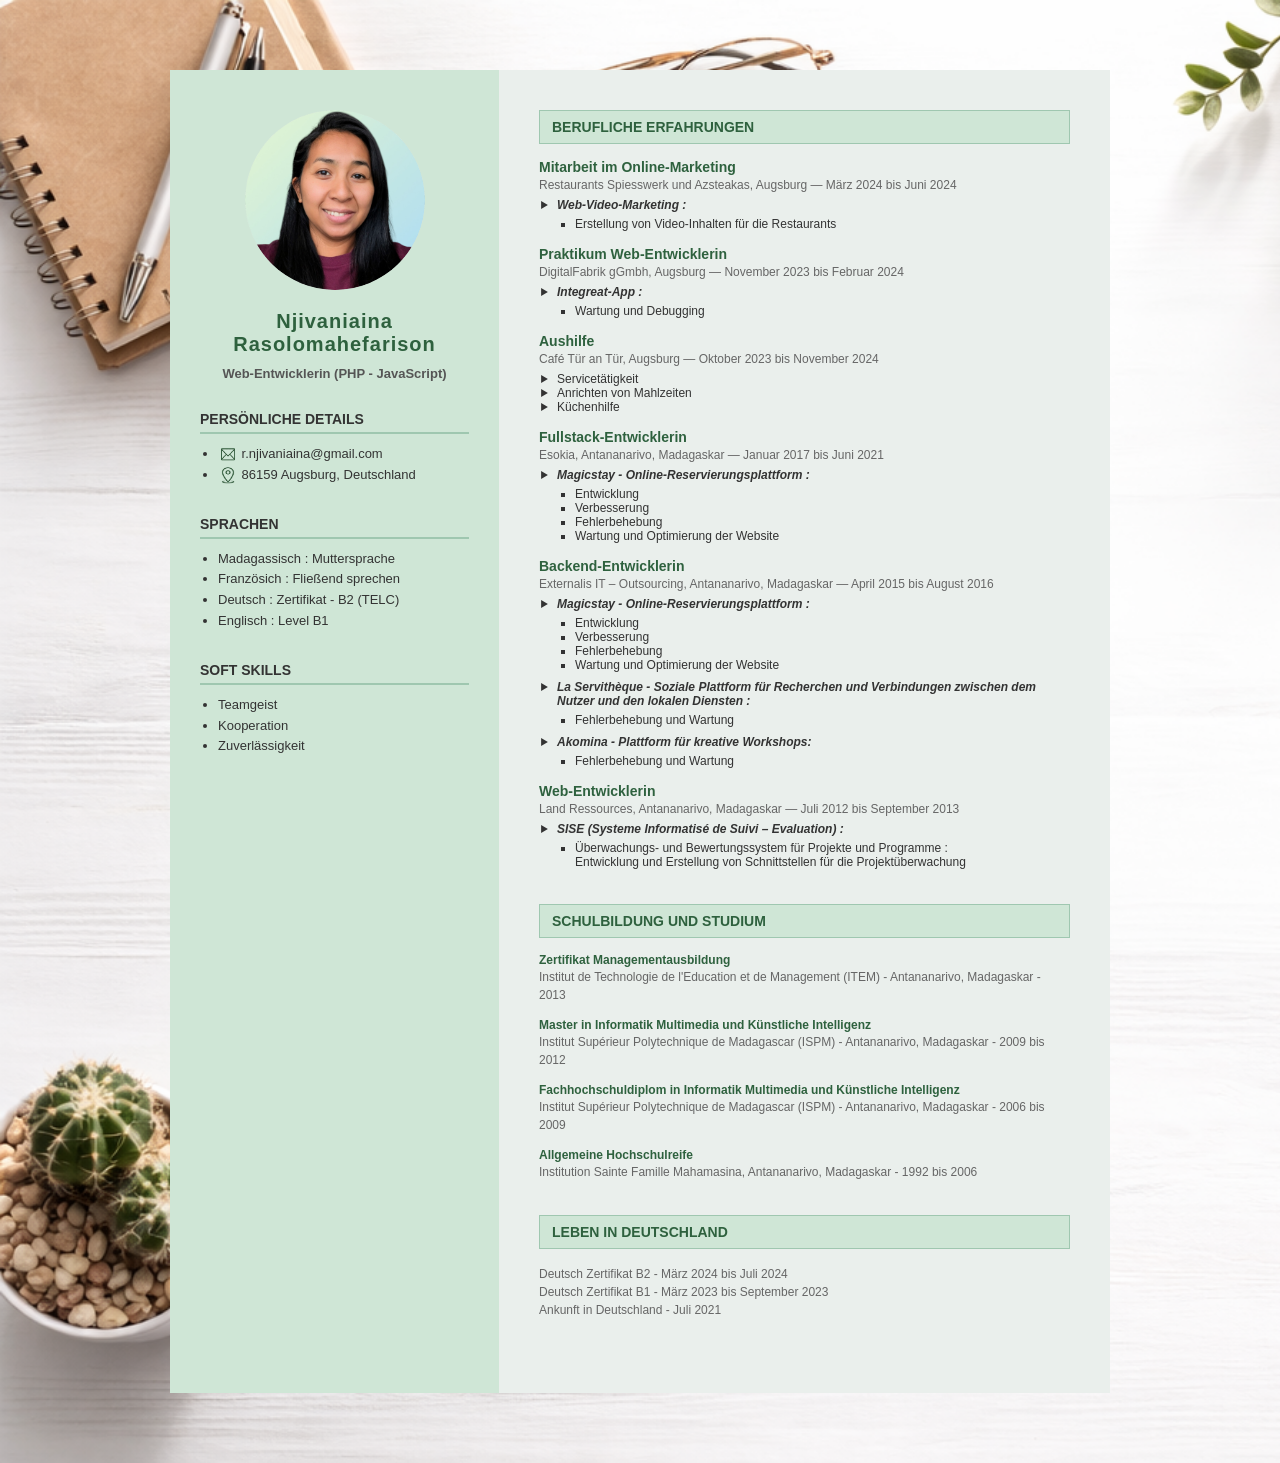
<file: index.html>
<!DOCTYPE html>
<html lang="fr">
<head>
  <meta charset="UTF-8" />
  <meta name="viewport" content="width=device-width, initial-scale=1.0" />
  <title>CV - Njivaniaina</title>

    <!-- Google tag (gtag.js) -->
    <script async src="https://www.googletagmanager.com/gtag/js?id=G-T4FRKZFYM4"></script>
    <script>
    window.dataLayer = window.dataLayer || [];
    function gtag(){dataLayer.push(arguments);}
    gtag('js', new Date());

    gtag('config', 'G-T4FRKZFYM4');
    </script>

  <!-- Lien vers le fichier CSS -->
  <link rel="stylesheet" href="style.css">

</head>

<body>

  <div class="cv">

    <!-- COLONNE GAUCHE -->
    <aside class="left">

      <div class="photo">
        <img src="images/profil.png" alt="Photo de profil">
      </div>

      <div class="name">
        <h1>Njivaniaina Rasolomahefarison</h1>
        <p>Web-Entwicklerin (PHP - JavaScript)</p>
      </div>

      <div class="block">
        <h2>Persönliche Details</h2>
        <ul>
          <li> <img src="images/email-green.png" alt="Email" width="20" height="20" style="margin-bottom: -6px;"> r.njivaniaina@gmail.com</li>
          <!--<li> 📞 +49 000 0000000</li>-->
          <li> <img src="images/adress-green.png" alt="Adress" width="20" height="20" style="margin-bottom: -6px;"> 86159 Augsburg, Deutschland</li>
          <!--<li> <img src="images/linkedIn-green.png" alt="LinkedIn" width="20" height="20" style="margin-bottom: -6px;"> Rasolo </li>-->
        </ul>
      </div>

      <div class="block">
        <h2>Sprachen</h2>
        <ul>
          <li>Madagassisch : Muttersprache</li>
          <li>Französich : Fließend sprechen</li>
          <li>Deutsch : Zertifikat - B2 (TELC)</li>
          <li>Englisch : Level B1</li>
        </ul>
      </div>

      <div class="block">
        <h2>Soft Skills</h2>
        <ul>
          <li>Teamgeist</li>
          <li>Kooperation</li>
          <li>Zuverlässigkeit</li>
        </ul>
      </div>

    </aside>

    <!-- COLONNE DROITE -->
    <main class="right">

      <div class="section">
            <div class="section-title">Berufliche Erfahrungen</div>

            <div class="item">
                <h3>Mitarbeit im Online-Marketing</h3>
                <span>Restaurants Spiesswerk und Azsteakas, Augsburg — März 2024 bis Juni 2024</span>
                <ul class="set-title">
                    <li class="set-title-child">Web-Video-Marketing :
                        <ul class="set-child">
                            <li>
                                Erstellung von Video-Inhalten für die Restaurants
                            </li>
                        </ul>
                    </li>
                </ul>
            </div>

            <div class="item">
                <h3>Praktikum Web-Entwicklerin</h3>
                <span>DigitalFabrik gGmbh, Augsburg — November 2023 bis Februar 2024</span>
                <ul class="set-title">
                    <li class="set-title-child">Integreat-App :
                        <ul class="set-child">
                            <li>Wartung und Debugging</li>
                        </ul>
                    </li>
                </ul>
            </div>

            <div class="item">
                <h3>Aushilfe</h3>
                <span>Café Tür an Tür, Augsburg — Oktober 2023 bis November 2024</span>
                <ul class="set-title">
                    <li>Servicetätigkeit</li>
                    <li>Anrichten von Mahlzeiten</li>
                    <li>Küchenhilfe</li>
                </ul>
            </div>

            <div class="item">
                <h3>Fullstack-Entwicklerin</h3>
                <span>Esokia, Antananarivo, Madagaskar — Januar 2017 bis Juni 2021</span>
                <ul class="set-title">
                    <li class="set-title-child">Magicstay - Online-Reservierungsplattform :
                        <ul class="set-child">
                            <li>Entwicklung</li>
                            <li>Verbesserung</li>
                            <li>Fehlerbehebung</li>
                            <li>Wartung und Optimierung der Website</li>
                        </ul>
                    </li>
                </ul>
            </div>

            <div class="item">
                <h3>Backend-Entwicklerin</h3>
                <span>Externalis IT – Outsourcing, Antananarivo, Madagaskar — April 2015 bis August 2016</span>
                <ul class="set-title">
                    <li class="set-title-child">Magicstay - Online-Reservierungsplattform :
                        <ul class="set-child">
                            <li>Entwicklung</li>
                            <li>Verbesserung</li>
                            <li>Fehlerbehebung</li>
                            <li>Wartung und Optimierung der Website</li>
                        </ul>
                    </li>
                    <li class="set-title-child">La Servithèque - Soziale Plattform für Recherchen und Verbindungen zwischen dem Nutzer und den lokalen Diensten :
                        <ul class="set-child">
                            <li>Fehlerbehebung und Wartung</li>
                        </ul>
                    </li>
                    <li class="set-title-child">Akomina - Plattform für kreative Workshops:
                        <ul class="set-child">
                            <li>Fehlerbehebung und Wartung</li>
                        </ul>
                    </li>
                </ul>
            </div>

            <div class="item">
                <h3>Web-Entwicklerin</h3>
                <span>Land Ressources, Antananarivo, Madagaskar — Juli 2012 bis September 2013</span>
                <ul class="set-title">
                    <li class="set-title-child">SISE (Systeme Informatisé de Suivi – Evaluation) :
                        <ul class="set-child">
                            <li>Überwachungs- und Bewertungssystem für Projekte und Programme : <br> Entwicklung und Erstellung von Schnittstellen für die Projektüberwachung</li>
                        </ul>
                    </li>
                </ul>
            </div>
      </div>

      <div class="section">
            <div class="section-title">Schulbildung und Studium</div>

            <div class="item">
            <h3 class="bildung-title">Zertifikat Managementausbildung</h3>
            <span>Institut de Technologie de l'Education et de Management (ITEM) - Antananarivo, Madagaskar - 2013</span>
            </div>

            <div class="item">
            <h3 class="bildung-title">Master in Informatik Multimedia und Künstliche Intelligenz</h3>
            <span>Institut Supérieur Polytechnique de Madagascar (ISPM) - Antananarivo, Madagaskar - 2009 bis 2012</span>
            </div>

            <div class="item">
            <h3 class="bildung-title">Fachhochschuldiplom in Informatik Multimedia und Künstliche Intelligenz</h3>
            <span>Institut Supérieur Polytechnique de Madagascar (ISPM) - Antananarivo, Madagaskar - 2006 bis 2009</span>
            </div>

            <div class="item">
            <h3 class="bildung-title">Allgemeine Hochschulreife</h3>
            <span>Institution Sainte Famille Mahamasina, Antananarivo, Madagaskar - 1992 bis 2006</span>
            </div>
      </div>

      <div class="section">
        <div class="section-title">Leben in Deutschland</div>

            <div class="item">
                <span>Deutsch Zertifikat B2 - März 2024 bis Juli 2024</span><br>
                <span>Deutsch Zertifikat B1 - März 2023 bis September 2023</span><br>
                <span>Ankunft in Deutschland - Juli 2021</span>
            </div>
      </div>

    </main>

  </div>

</body>
</html>
</file>
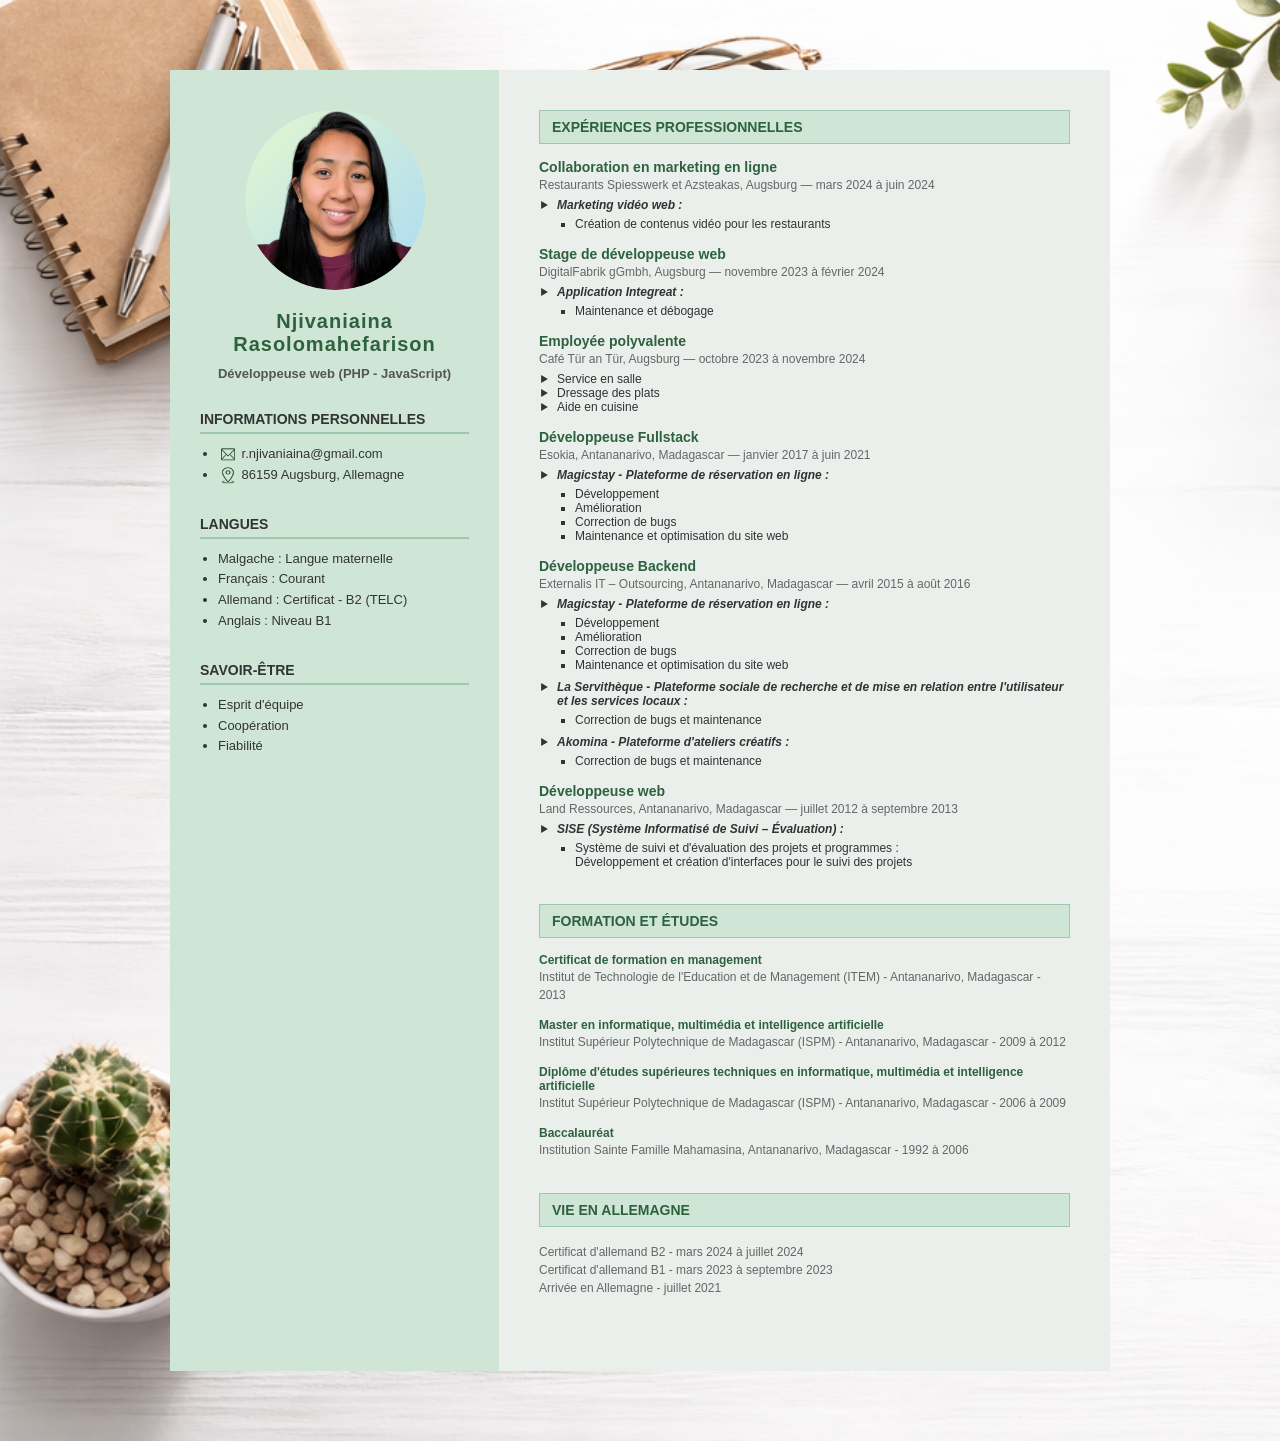
<file: cv-fr.html>
<!DOCTYPE html>
<html lang="fr">
<head>
  <meta charset="UTF-8" />
  <meta name="viewport" content="width=device-width, initial-scale=1.0" />
  <title>CV - Njivaniaina</title>

    <!-- Google tag (gtag.js) -->
    <script async src="https://www.googletagmanager.com/gtag/js?id=G-T4FRKZFYM4"></script>
    <script>
    window.dataLayer = window.dataLayer || [];
    function gtag(){dataLayer.push(arguments);}
    gtag('js', new Date());

    gtag('config', 'G-T4FRKZFYM4');
    </script>

  <!-- Lien vers le fichier CSS -->
  <link rel="stylesheet" href="style.css">

</head>

<body>

  <div class="cv">

    <!-- COLONNE GAUCHE -->
    <aside class="left">

      <div class="photo">
        <img src="images/profil.png" alt="Photo de profil">
      </div>

      <div class="name">
        <h1>Njivaniaina Rasolomahefarison</h1>
        <p>Développeuse web (PHP - JavaScript)</p>
      </div>

      <div class="block">
        <h2>Informations personnelles</h2>
        <ul>
          <li> <img src="images/email-green.png" alt="E-mail" width="20" height="20" style="margin-bottom: -6px;"> r.njivaniaina@gmail.com</li>
          <!--<li> 📞 +49 000 0000000</li>-->
          <li> <img src="images/adress-green.png" alt="Adresse" width="20" height="20" style="margin-bottom: -6px;"> 86159 Augsburg, Allemagne</li>
          <!--<li> <img src="images/linkedIn-green.png" alt="LinkedIn" width="20" height="20" style="margin-bottom: -6px;"> Rasolo </li>-->
        </ul>
      </div>

      <div class="block">
        <h2>Langues</h2>
        <ul>
          <li>Malgache : Langue maternelle</li>
          <li>Français : Courant</li>
          <li>Allemand : Certificat - B2 (TELC)</li>
          <li>Anglais : Niveau B1</li>
        </ul>
      </div>

      <div class="block">
        <h2>Savoir-être</h2>
        <ul>
          <li>Esprit d'équipe</li>
          <li>Coopération</li>
          <li>Fiabilité</li>
        </ul>
      </div>

    </aside>

    <!-- COLONNE DROITE -->
    <main class="right">

      <div class="section">
            <div class="section-title">Expériences professionnelles</div>

            <div class="item">
                <h3>Collaboration en marketing en ligne</h3>
                <span>Restaurants Spiesswerk et Azsteakas, Augsburg — mars 2024 à juin 2024</span>
                <ul class="set-title">
                    <li class="set-title-child">Marketing vidéo web :
                        <ul class="set-child">
                            <li>
                                Création de contenus vidéo pour les restaurants
                            </li>
                        </ul>
                    </li>
                </ul>
            </div>

            <div class="item">
                <h3>Stage de développeuse web</h3>
                <span>DigitalFabrik gGmbh, Augsburg — novembre 2023 à février 2024</span>
                <ul class="set-title">
                    <li class="set-title-child">Application Integreat :
                        <ul class="set-child">
                            <li>Maintenance et débogage</li>
                        </ul>
                    </li>
                </ul>
            </div>

            <div class="item">
                <h3>Employée polyvalente</h3>
                <span>Café Tür an Tür, Augsburg — octobre 2023 à novembre 2024</span>
                <ul class="set-title">
                    <li>Service en salle</li>
                    <li>Dressage des plats</li>
                    <li>Aide en cuisine</li>
                </ul>
            </div>

            <div class="item">
                <h3>Développeuse Fullstack</h3>
                <span>Esokia, Antananarivo, Madagascar — janvier 2017 à juin 2021</span>
                <ul class="set-title">
                    <li class="set-title-child">Magicstay - Plateforme de réservation en ligne :
                        <ul class="set-child">
                            <li>Développement</li>
                            <li>Amélioration</li>
                            <li>Correction de bugs</li>
                            <li>Maintenance et optimisation du site web</li>
                        </ul>
                    </li>
                </ul>
            </div>

            <div class="item">
                <h3>Développeuse Backend</h3>
                <span>Externalis IT – Outsourcing, Antananarivo, Madagascar — avril 2015 à août 2016</span>
                <ul class="set-title">
                    <li class="set-title-child">Magicstay - Plateforme de réservation en ligne :
                        <ul class="set-child">
                            <li>Développement</li>
                            <li>Amélioration</li>
                            <li>Correction de bugs</li>
                            <li>Maintenance et optimisation du site web</li>
                        </ul>
                    </li>
                    <li class="set-title-child">La Servithèque - Plateforme sociale de recherche et de mise en relation entre l'utilisateur et les services locaux :
                        <ul class="set-child">
                            <li>Correction de bugs et maintenance</li>
                        </ul>
                    </li>
                    <li class="set-title-child">Akomina - Plateforme d'ateliers créatifs :
                        <ul class="set-child">
                            <li>Correction de bugs et maintenance</li>
                        </ul>
                    </li>
                </ul>
            </div>

            <div class="item">
                <h3>Développeuse web</h3>
                <span>Land Ressources, Antananarivo, Madagascar — juillet 2012 à septembre 2013</span>
                <ul class="set-title">
                    <li class="set-title-child">SISE (Système Informatisé de Suivi – Évaluation) :
                        <ul class="set-child">
                            <li>Système de suivi et d'évaluation des projets et programmes : <br> Développement et création d'interfaces pour le suivi des projets</li>
                        </ul>
                    </li>
                </ul>
            </div>
      </div>

      <div class="section">
            <div class="section-title">Formation et études</div>

            <div class="item">
            <h3 class="bildung-title">Certificat de formation en management</h3>
            <span>Institut de Technologie de l'Education et de Management (ITEM) - Antananarivo, Madagascar - 2013</span>
            </div>

            <div class="item">
            <h3 class="bildung-title">Master en informatique, multimédia et intelligence artificielle</h3>
            <span>Institut Supérieur Polytechnique de Madagascar (ISPM) - Antananarivo, Madagascar - 2009 à 2012</span>
            </div>

            <div class="item">
            <h3 class="bildung-title">Diplôme d'études supérieures techniques en informatique, multimédia et intelligence artificielle</h3>
            <span>Institut Supérieur Polytechnique de Madagascar (ISPM) - Antananarivo, Madagascar - 2006 à 2009</span>
            </div>

            <div class="item">
            <h3 class="bildung-title">Baccalauréat</h3>
            <span>Institution Sainte Famille Mahamasina, Antananarivo, Madagascar - 1992 à 2006</span>
            </div>
      </div>

      <div class="section">
        <div class="section-title">Vie en Allemagne</div>

            <div class="item">
                <span>Certificat d'allemand B2 - mars 2024 à juillet 2024</span><br>
                <span>Certificat d'allemand B1 - mars 2023 à septembre 2023</span><br>
                <span>Arrivée en Allemagne - juillet 2021</span>
            </div>
      </div>

    </main>

  </div>

</body>
</html>
</file>
<file: style.css>
* {
      box-sizing: border-box;
      font-family: "Segoe UI", Arial, sans-serif;
    }

    body {
      margin: 0;
      /*background: #f4f4f4;*/
      color: #333;
      background-image: url(images/background.png);
      background-size: cover;
    }

    .cv {
      max-width: 1000px;
      margin: 40px auto;
      padding: 30px;
      /*background: #fffdf5;*/
      background: transparent;
      display: grid;
      grid-template-columns: 35% 65%;
    }

    /* ===== COLONNE GAUCHE ===== */
    .left {
      background: #cfe6d6;
      padding: 40px 30px;
    }

    .photo {
      width: 180px;
      height: 180px;
      border-radius: 50%;
      overflow: hidden;
      margin: 0 auto 20px;
    }

    .photo img {
      width: 100%;
      height: 100%;
      object-fit: cover;
    }

    .name {
      text-align: center;
      margin-bottom: 30px;
      color: #2e613e;
    }

    .name h1 {
      margin: 10px 0 10px;
      font-size: 20px;
      letter-spacing: 1px;
    }

    .name p {
      margin: 0;
      font-size: 13px;
      font-weight: bold;
      /*text-transform: uppercase;*/
      color: #555;
    }

    .block {
      margin-bottom: 30px;
    }

    .block h2 {
      font-size: 14px;
      text-transform: uppercase;
      margin-bottom: 10px;
      border-bottom: 2px solid #9fc7b0;
      padding-bottom: 5px;
    }

    .block p,
    .block li {
      font-size: 13px;
      line-height: 1.6;
    }

    ul {
      padding-left: 18px;
      margin: 0;
    }

    /* ===== COLONNE DROITE ===== */
    .right {
      padding: 40px;
      background: #eaefec;
    }

    .section {
      margin-bottom: 35px;
    }

    .section-title {
      background: #cfe6d6;
      padding: 8px 12px;
      font-weight: bold;
      text-transform: uppercase;
      font-size: 14px;
      margin-bottom: 15px;
      color: #2e613e;
      border-style: solid;
      border-width: 1px;
      border-color: #9fc7b0;
    }

    .item {
      margin-bottom: 15px;
    }

    .item h3 {
      margin: 0;
      font-size: 14px;
      color: #2e613e;
    }
    .item h3.bildung-title {
        font-size: 12px;
    }

    .item span {
      font-size: 12px;
      color: #666;
    }

    .item ul {
      margin-top: 5px;
      font-size: 12px;
    }

    .item ul.set-title {
        list-style-type: disclosure-closed;
    }

    .item .set-title-child {
        font-weight: bold;
        font-style: italic;
    }

    .item ul.set-child li {
        list-style-type: square;
        font-weight: normal;
        font-style: normal;
    }

    .item ul.set-child li:last-child {
        margin-bottom: 8px;
    }

    /* ===== RESPONSIVE ===== */
    @media (max-width: 768px) {
      .cv {
        grid-template-columns: 1fr;
      }
    }
</file>
